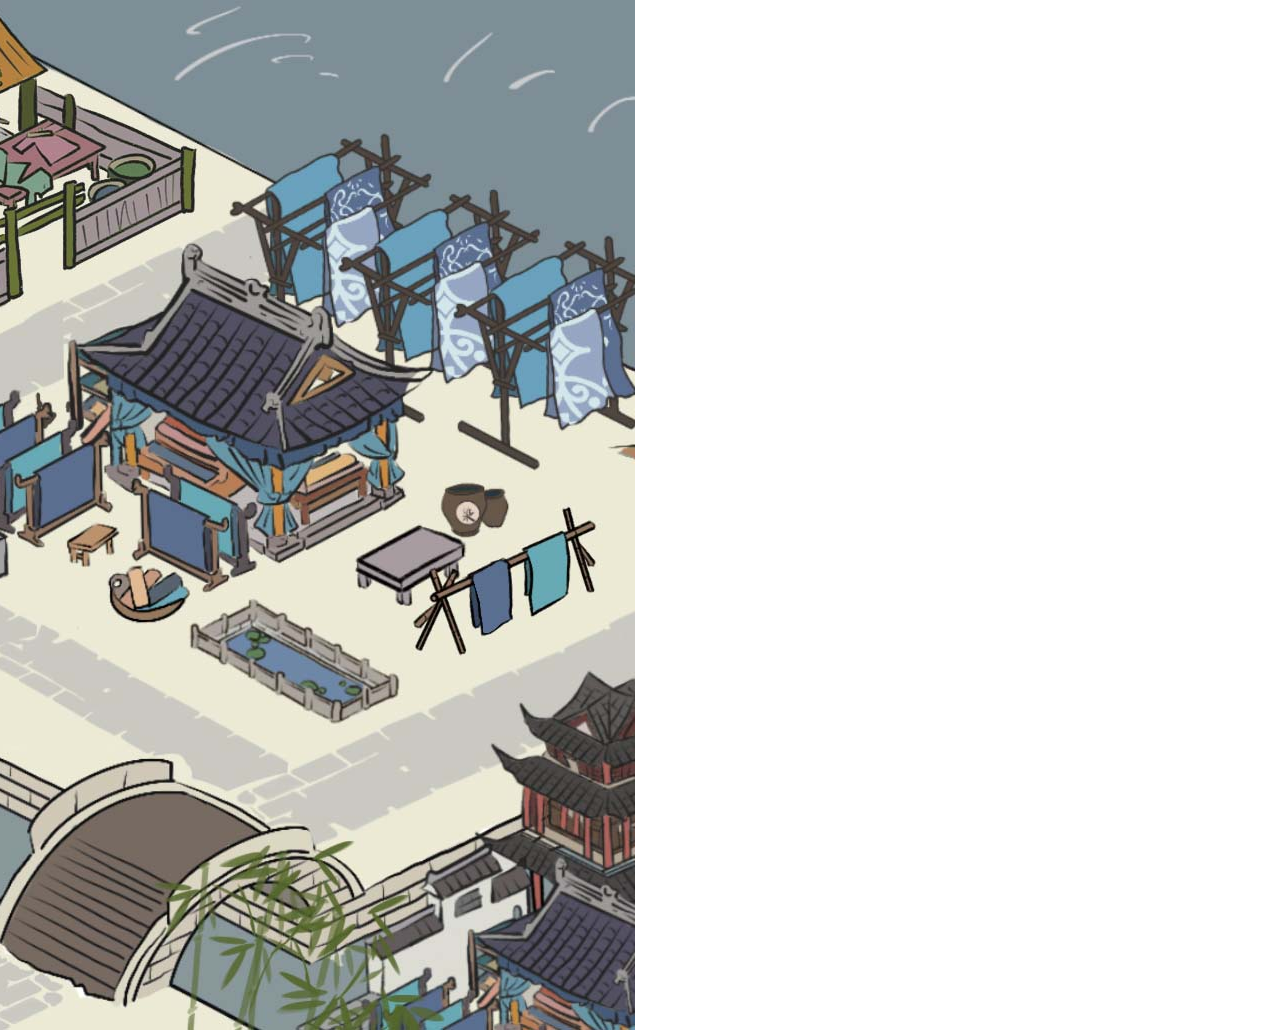
<file: index.html>
<!DOCTYPE html>
<html lang="en">

<head>
    <meta charset="UTF-8">
    <meta http-equiv="X-UA-Compatible" content="IE=edge">
    <meta name="viewport" content="width=device-width,initial-scale=1.0, minimum-scale=1.0, maximum-scale=1.0, user-scalable=no">
    <title>Document</title>
    <link rel = 'stylesheet' href = 'css/index-anim.css'>
    <script src='js/index-anim.js'></script>
</head>

<body onload="init()">
    <img src='imgs/1.jpg' id='bg'>  
</body>

</html>
</file>
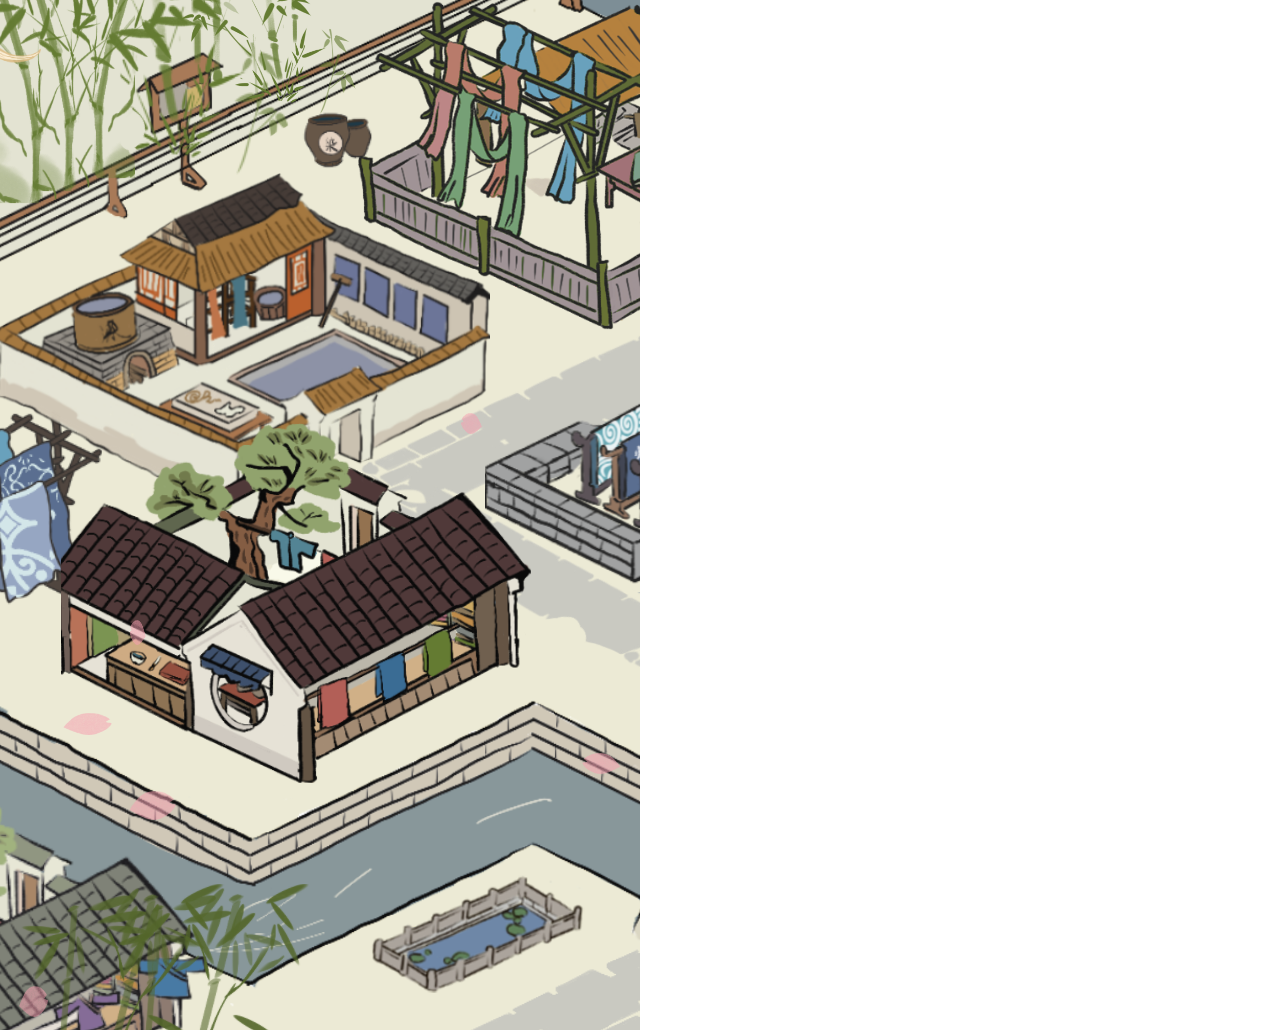
<file: html/index2.html>
<!DOCTYPE html>
<html>

<head>
    <meta charset="UTF-8">
    <meta http-equiv="X-UA-Compatible" content="IE=edge">
    <meta name="viewport" content="width=device-width, initial-scale=1.0">
    <title>横向滑动</title>
    <link rel = 'stylesheet' href = '../css/index.css'>
    
</head>

<body>
    <div class="slide-box">
        
        <img class = 'bg' src="../imgs/bg.png" onclick="clickBg()">
        <div id='house'>
            <img id = 'click1' class = 'click' src="../imgs/house1.png" onclick="clickHouse(this,1)">
            <img id = 'click2' class = 'click' src='../imgs/house2.png' onclick="clickHouse(this,2)">
            <img id = 'click3' class = 'click' src='../imgs/house3.png' onclick="clickHouse(this,3)">
            <img id = 'click4' class = 'click' src='../imgs/house4.png' onclick="clickHouse(this,4)">
        </div>
        <div id = 'intro1'>
            <img id = 'introduction1' class = 'introduction' src = '../imgs/intro1.png'>
            <img id = 'btn1' src = '../imgs/enter.png' onclick="shift(this)">
        </div>    
        <div id = 'intro2'>
            <img id = 'introduction2' class = 'introduction' src = '../imgs/intro2.png'>
            <img id = 'btn2' src = '../imgs/enter.png' onclick="shift(this)">
        </div>    
        <div id = 'intro3'>
            <img id = 'introduction3' class = 'introduction' src = '../imgs/intro3.png'>
            <img id = 'btn3' src = '../imgs/enter.png' onclick="shift(this)">
        </div>    
        <div id = 'intro4'>
            <img id = 'introduction4' class = 'introduction' src = '../imgs/intro4.png'>
            <img id = 'btn4' src = '../imgs/enter.png' onclick="shift(this)">
        </div>  
        <div id = 'cloud'>
        </div> 
        <div id = 'flower'>
            
        </div>
        
    </div>
    <!-- <script src = '../js/index-effect.js'></script> -->
    <script src = '../js/index.js'></script>
</body>

</html>
</file>
<file: css/index-anim.css>
html,body {
    /* position: relative;
    left: 0;
    top: 0; */
    margin: 0;
    padding: 0;
    width: 640px;
    height: 1030px;
}

#bg {
    position: absolute;
    left: -645px;
    top: 0;
    /* width: 1290px; */
    height: auto;
    width: auto;
    animation: move 10s forwards;
}

.word1 {
    position: absolute;
    left: 220px;
    top: 270px;
    z-index: 1;
    text-align: center;
    width: 60px;
    font-size: 60px;
    line-height: 75px;
    font-weight: 700;
    font-family: STXingkai;
    color: darkkhaki;
    border: 1px solid black;
    opacity: 0;
}
</file>
<file: css/index.css>
html,body {
    margin: 0;
    padding: 0;
    width: 640px;
    height: 1030px;
}

.slide-box {
    position: relative;
    left: 0;
    top: 0;
    width: 100%;
    height: 100%;
    overflow-x: scroll;
    -webkit-overflow-scrolling: touch;
}

/*去掉滚动条*/
.slide-box ::-webkit-scrollbar {
    width: 0;
    height: 0;
    display: none;
}

.bg {
    position: absolute;
    width: 1290px;
    height: auto;
    width: auto;
}

#click1 {
    position: absolute;
    left: -8px;
    top: 173px;
    width: 498px;
    height: 340px;
    z-index: 1;

}

#click2 {
    position: absolute;
    left: 485px;
    top: 240px;
    width: 626px;
    height: 382px;
    z-index: 1;
}

#click3 {
    position: absolute;
    left: 60px;
    top: 423px;
    width: 471px;
    height: 360px;
    z-index: 2;
}

#click4 {
    position: absolute;
    left: 358px;
    top: 1px;
    width: 485px;
    height: 329px;
}

#introduction1 {
    position: absolute;
    left: 10px;
    top: 140px;
    z-index: 5;
    display: none;
}

#introduction2 {
    position: absolute;
    left: 800px;
    top: 400px;
    z-index: 5;
    display: none;
}

#introduction3 {
    position: absolute;
    left: 300px;
    top: 450px;
    z-index: 5;
    display: none;
}

#introduction4 {
    position: absolute;
    left: 440px;
    top: 60px;
    z-index: 5;
    display: none;
}

#btn1 {
    position: absolute;
    left: 232px;
    top: 273px;
    z-index: 6;
    width: 60px;
    height: 28px;
    display: none;
}

#btn2 {
    position: absolute;
    left: 1074px;
    top: 582px;
    z-index: 6;
    width: 60px;
    height: 28px;
    display: none;
}

#btn3 {
    position: absolute;
    left: 516px;
    top: 586px;
    z-index: 6;
    width: 60px;
    height: 28px;
    display: none;
}

#btn4 {
    position: absolute;
    left: 720px;
    top: 257px;
    z-index: 6;
    width: 60px;
    height: 28px;
    display: none;
}

#cloud1{
    width: 180px;
    height: 80px;
    z-index: 6;
}
canvas{
    position: absolute;
    z-index: 1;
}
</file>
